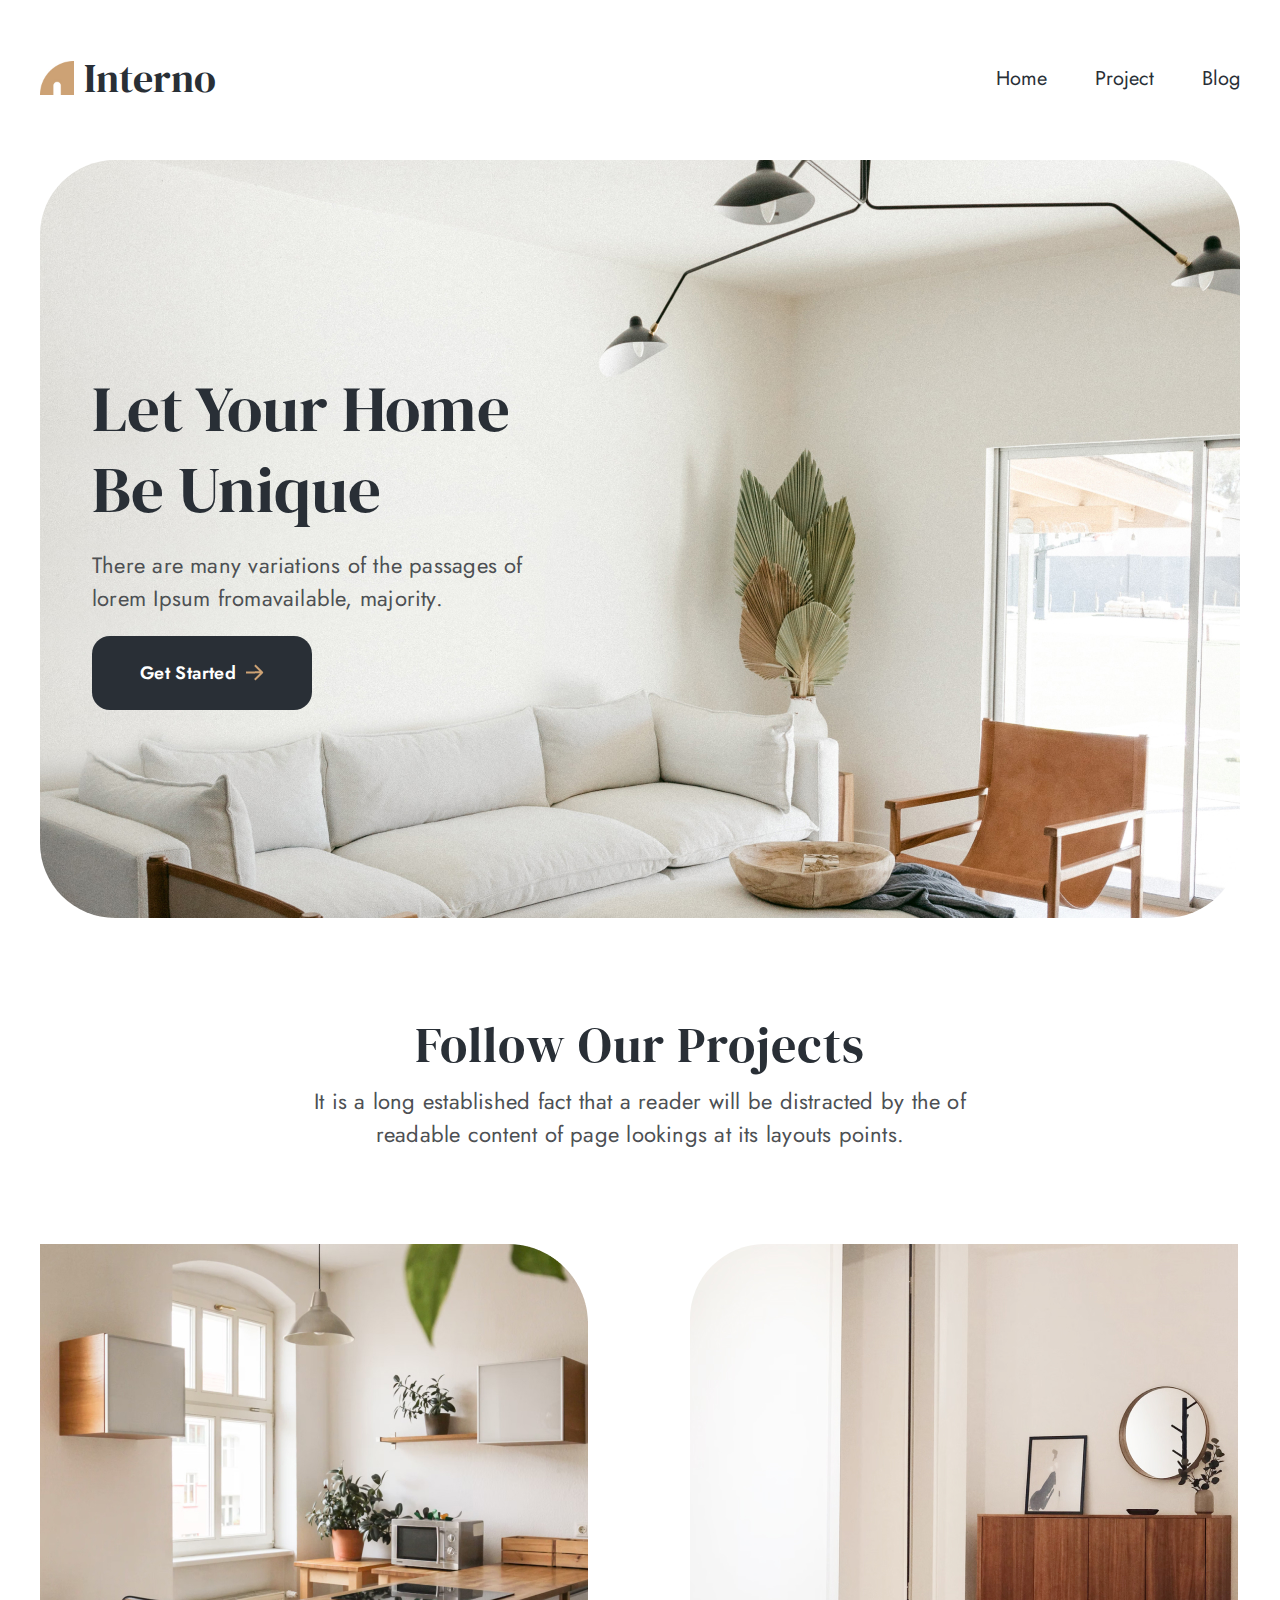
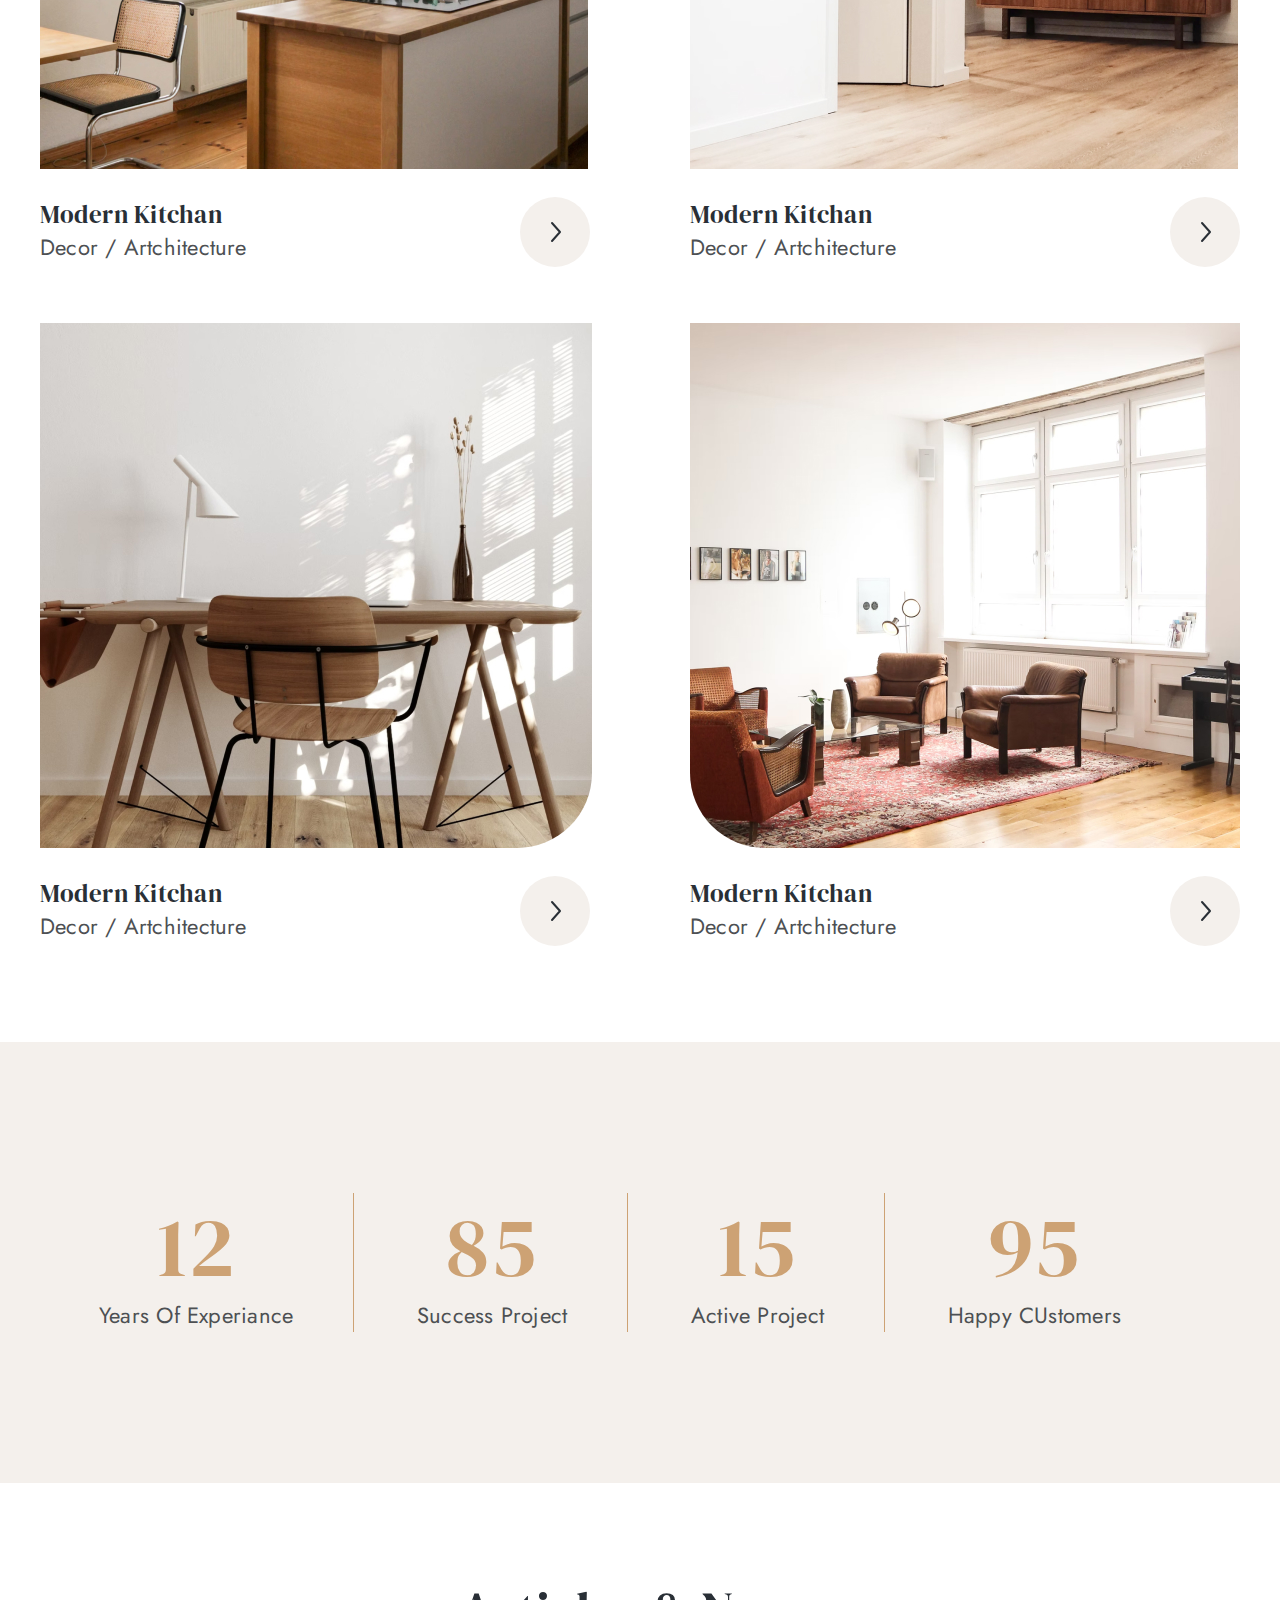
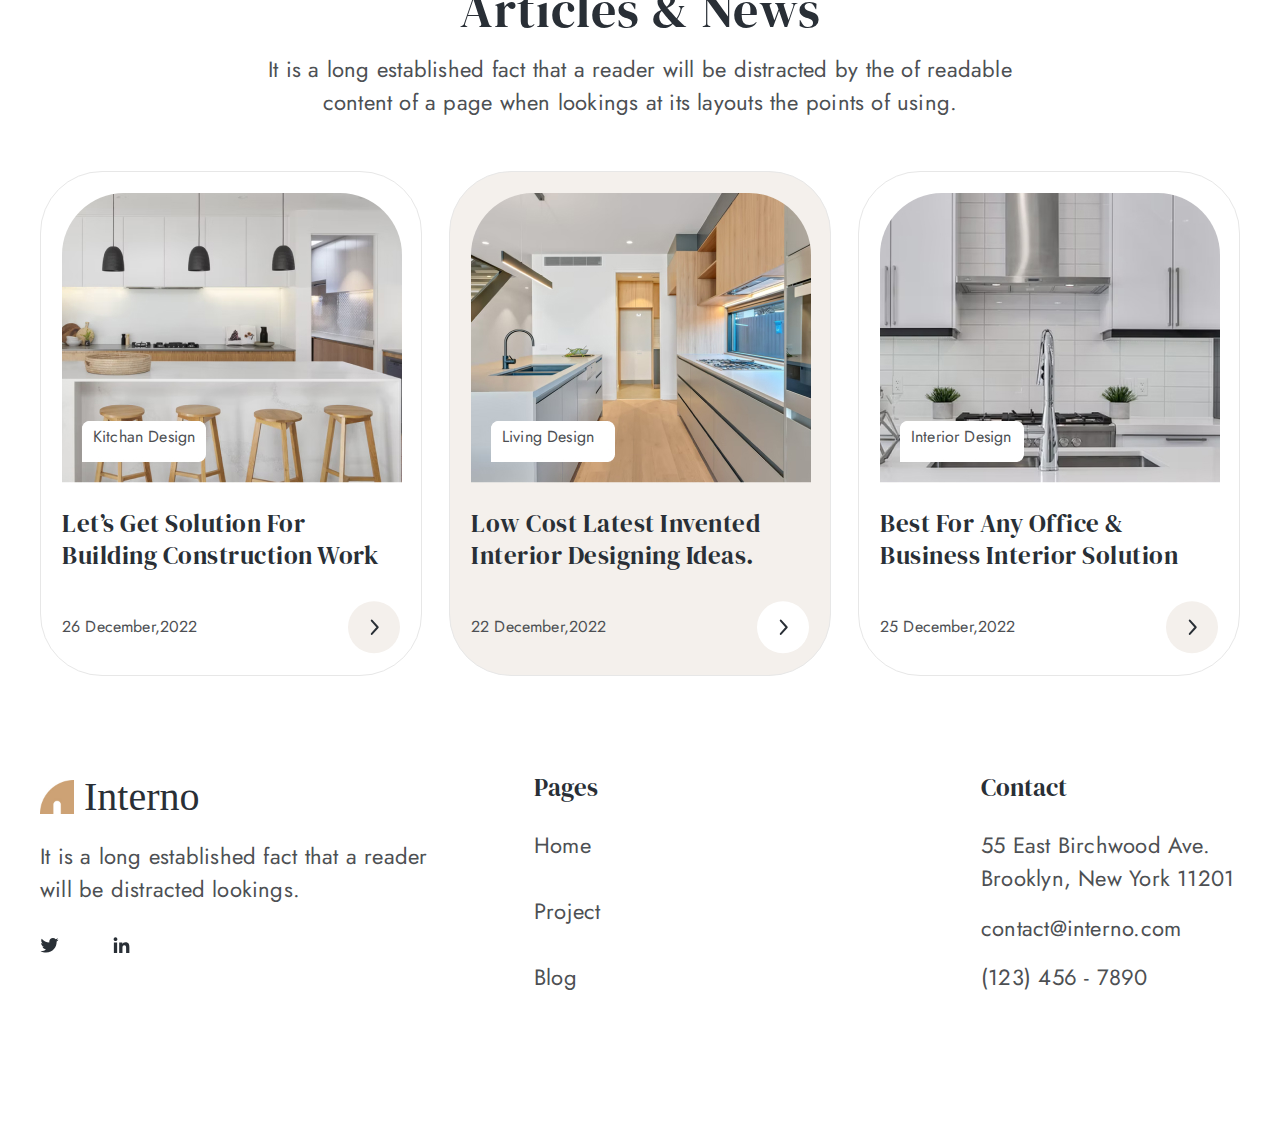
<file: Homework1/Index.html>
<!DOCTYPE html>
<html lang="en">
  <head>
    <meta charset="UTF-8" />
    <meta name="viewport" content="width=device-width, initial-scale=1.0" />
    <link rel="stylesheet" href="style.css">
    <link rel="preconnect" href="https://fonts.googleapis.com">
    <link rel="preconnect" href="https://fonts.gstatic.com" crossorigin>
    <link href="https://fonts.googleapis.com/css2?family=DM+Serif+Display:ital@1&family=Jost:ital@0;1&display=swap" rel="stylesheet">
  </head>
  <body>
    <header class="header center">
      <div class="header__logo">
        <img src="img/Logo.jpg" alt="logo" />
        <p class="logo__text">Interno</p>
      </div>
      <div class="header__menu">
        <a class="header__link" href="#">Home</a>
        <a class="header__link" href="#">Project</a>
        <a class="header__link" href="#">Blog</a>
      </div>
    </header>
    <section class="baner center">
      <div class="baner__wrap">
        <div class="baner__wrap-content">
          <h1 class="baner__title">Let Your Home Be Unique</h1>
          <p class="baner__text">
            There are many variations of the passages of lorem Ipsum
            fromavailable, majority.
          </p>
          <a href="#" class="baner__button">
            <div class="baner__button-text">
              <p>Get Started</p>
              <img src="./img/Vector.svg" alt="row_left" />
            </div>
          </a>
        </div>
      </div>
    </section>
    <section class="project center">
      <h2 class="project__title">Follow Our Projects</h2>
      <p class="project__text">
        It is a long established fact that a reader will be distracted by the of
        readable content of page lookings at its layouts points.
      </p>
      <div class="project__item-wrap">
        <div class="project__item">
          <img
            src="./img/image_item__1.jpg"
            alt="image 1"
            class="project__item-img-1"
          />
          <div class="project__item-content">
            <div class="project__text-wrap">
              <h2 class="project__item-title">Modern Kitchan</h2>
              <p class="project__item-text">Decor / Artchitecture</p>
            </div>
            <img src="./img/row_left__item.svg" alt="row_left__item" />
          </div>
        </div>
        <div class="project__item">
          <img
            src="./img/image_item__2.jpg"
            alt="image 2"
            class="project__item-img-2"
          />
          <div class="project__item-content">
            <div class="project__text-wrap">
              <h2 class="project__item-title">Modern Kitchan</h2>
              <p class="project__item-text">Decor / Artchitecture</p>
            </div>
            <img src="./img/row_left__item.svg" alt="row_left__item" />
          </div>
        </div>
        <div class="project__item">
          <img
            src="./img/image_item__3.jpg"
            alt="image 3"
            class="project__item-img-3"
          />
          <div class="project__item-content">
            <div class="project__text-wrap">
              <h2 class="project__item-title">Modern Kitchan</h2>
              <p class="project__item-text">Decor / Artchitecture</p>
            </div>
            <img src="./img/row_left__item.svg" alt="row_left__item" />
          </div>
        </div>
        <div class="project__item">
          <img
            src="./img/image_item__4.jpg"
            alt="image 4"
            class="project__item-img-4"
          />
          <div class="project__item-content">
            <div class="project__text-wrap">
              <h2 class="project__item-title">Modern Kitchan</h2>
              <p class="project__item-text">Decor / Artchitecture</p>
            </div>
            <img src="./img/row_left__item.svg" alt="row_left__item" />
          </div>
        </div>
      </div>
    </section>
    <section class="counter center">
      <div class="counter__wrap">
        <div class="counter__item">
          <h2 class="counter__item-title">12</h2>
          <p class="counter__item-text">Years Of Experiance</p>
        </div>
        <div class="counter__item">
          <h2 class="counter__item-title">85</h2>
          <p class="counter__item-text">Success Project</p>
        </div>
        <div class="counter__item">
          <h2 class="counter__item-title">15</h2>
          <p class="counter__item-text">Active Project</p>
        </div>
        <div class="counter__item">
          <h2 class="counter__item-title">95</h2>
          <p class="counter__item-text">Happy CUstomers</p>
        </div>
      </div>
    </section>
    <section class="blog center">
      <h2 class="blog__title">Articles & News</h2>
      <p class="blog__text">
        It is a long established fact that a reader will be distracted by the of
        readable content of a page when lookings at its layouts the points of
        using.
      </p>
      <div class="blog__items">
        <div class="blog__item">
          <div class="blog__item-image">
            <img src="img/blog1.jpg" alt="blog-image-1" />
            <p class="blog__img-text">Kitchan Design</p>
          </div>
          <h2 class="blog__item-title">
            Let’s Get Solution For Building Construction Work
          </h2>
          <div class="blog__wrap-text">
            <p class="blog__item-text">26 December,2022</p>
            <img src="img/row_left__blog.svg" alt="row_left_blog" />
          </div>
        </div>

        <div class="blog__item blog__item-select">
          <div class="blog__item-image">
            <img src="img/blog2.jpg" alt="blog-image-2" />
            <p class="blog__img-text">Living Design</p>
          </div>
          <h2 class="blog__item-title">
            Low Cost Latest Invented Interior Designing Ideas.
          </h2>
          <div class="blog__wrap-text">
            <p class="blog__item-text">22 December,2022</p>
            <img src="img/row_left__blog2.svg" alt="row_left_blog" />
          </div>
        </div>

        <div class="blog__item">
          <div class="blog__item-image">
            <img src="img/blog3.jpg" alt="blog-image-3" />
            <p class="blog__img-text">Interior Design</p>
          </div>
          <h2 class="blog__item-title">
            Best For Any Office & Business Interior Solution
          </h2>
          <div class="blog__wrap-text">
            <p class="blog__item-text">25 December,2022</p>
            <img src="img/row_left__blog.svg" alt="row_left_blog" />
          </div>
        </div>
      </div>
    </section>
    <footer class="footer center">
      <div class="footer__logo">
        <div class="header__logo">
          <img src="img/Logo.jpg" alt="logo" />
          <p class="logo__text">Interno</p>
        </div>
        <p class="footer__logo-text">
          It is a long established fact that a reader will be distracted
          lookings.
        </p>
        <div class="footer__logo-icon">
          <svg
            width="19"
            height="16"
            viewBox="0 0 19 16"
            fill="none"
            xmlns="http://www.w3.org/2000/svg"
          >
            <path
              d="M16.6367 4.59375C17.3398 4.06641 17.9727 3.43359 18.4648 2.69531C17.832 2.97656 17.0938 3.1875 16.3555 3.25781C17.1289 2.80078 17.6914 2.09766 17.9727 1.21875C17.2695 1.64062 16.4609 1.95703 15.6523 2.13281C14.9492 1.39453 14 0.972656 12.9453 0.972656C10.9062 0.972656 9.25391 2.625 9.25391 4.66406C9.25391 4.94531 9.28906 5.22656 9.35938 5.50781C6.30078 5.33203 3.55859 3.85547 1.73047 1.64062C1.41406 2.16797 1.23828 2.80078 1.23828 3.50391C1.23828 4.76953 1.87109 5.89453 2.89062 6.5625C2.29297 6.52734 1.69531 6.38672 1.20312 6.10547V6.14062C1.20312 7.93359 2.46875 9.41016 4.15625 9.76172C3.875 9.83203 3.52344 9.90234 3.20703 9.90234C2.96094 9.90234 2.75 9.86719 2.50391 9.83203C2.96094 11.3086 4.33203 12.3633 5.94922 12.3984C4.68359 13.3828 3.10156 13.9805 1.37891 13.9805C1.0625 13.9805 0.78125 13.9453 0.5 13.9102C2.11719 14.9648 4.05078 15.5625 6.16016 15.5625C12.9453 15.5625 16.6367 9.97266 16.6367 5.08594C16.6367 4.91016 16.6367 4.76953 16.6367 4.59375Z"
              fill="#292F36"
            />
          </svg>
          <svg
            width="17"
            height="16"
            viewBox="0 0 17 16"
            fill="none"
            xmlns="http://www.w3.org/2000/svg"
          >
            <path
              d="M4.14062 16V5.48828H0.871094V16H4.14062ZM2.48828 4.08203C3.54297 4.08203 4.38672 3.20312 4.38672 2.14844C4.38672 1.12891 3.54297 0.285156 2.48828 0.285156C1.46875 0.285156 0.625 1.12891 0.625 2.14844C0.625 3.20312 1.46875 4.08203 2.48828 4.08203ZM16.3398 16H16.375V10.2344C16.375 7.42188 15.7422 5.24219 12.4375 5.24219C10.8555 5.24219 9.80078 6.12109 9.34375 6.92969H9.30859V5.48828H6.17969V16H9.44922V10.7969C9.44922 9.42578 9.69531 8.125 11.3828 8.125C13.0703 8.125 13.1055 9.67188 13.1055 10.9023V16H16.3398Z"
              fill="#292F36"
            />
          </svg>
        </div>
      </div>
      <div class="footer__menu">
        <p class="footer__menu-title">Pages</p>
        <a class="footer__menu-link" href="#">Home</a>
        <a class="footer__menu-link" href="#">Project</a>
        <a class="footer__menu-link" href="#">Blog</a>
      </div>
      <div class="footer__services"></div>
      <div class="footer__contact">
        <p class="footer__contact-title">Contact</p>
        <p class="footer__contact-text">
          55 East Birchwood Ave. Brooklyn, New York 11201
        </p>
        <p class="footer__contact-text-email">contact@interno.com</p>
        <p class="footer__contact-text">(123) 456 - 7890</p>
      </div>
    </footer>
  </body>
</html>
</file>
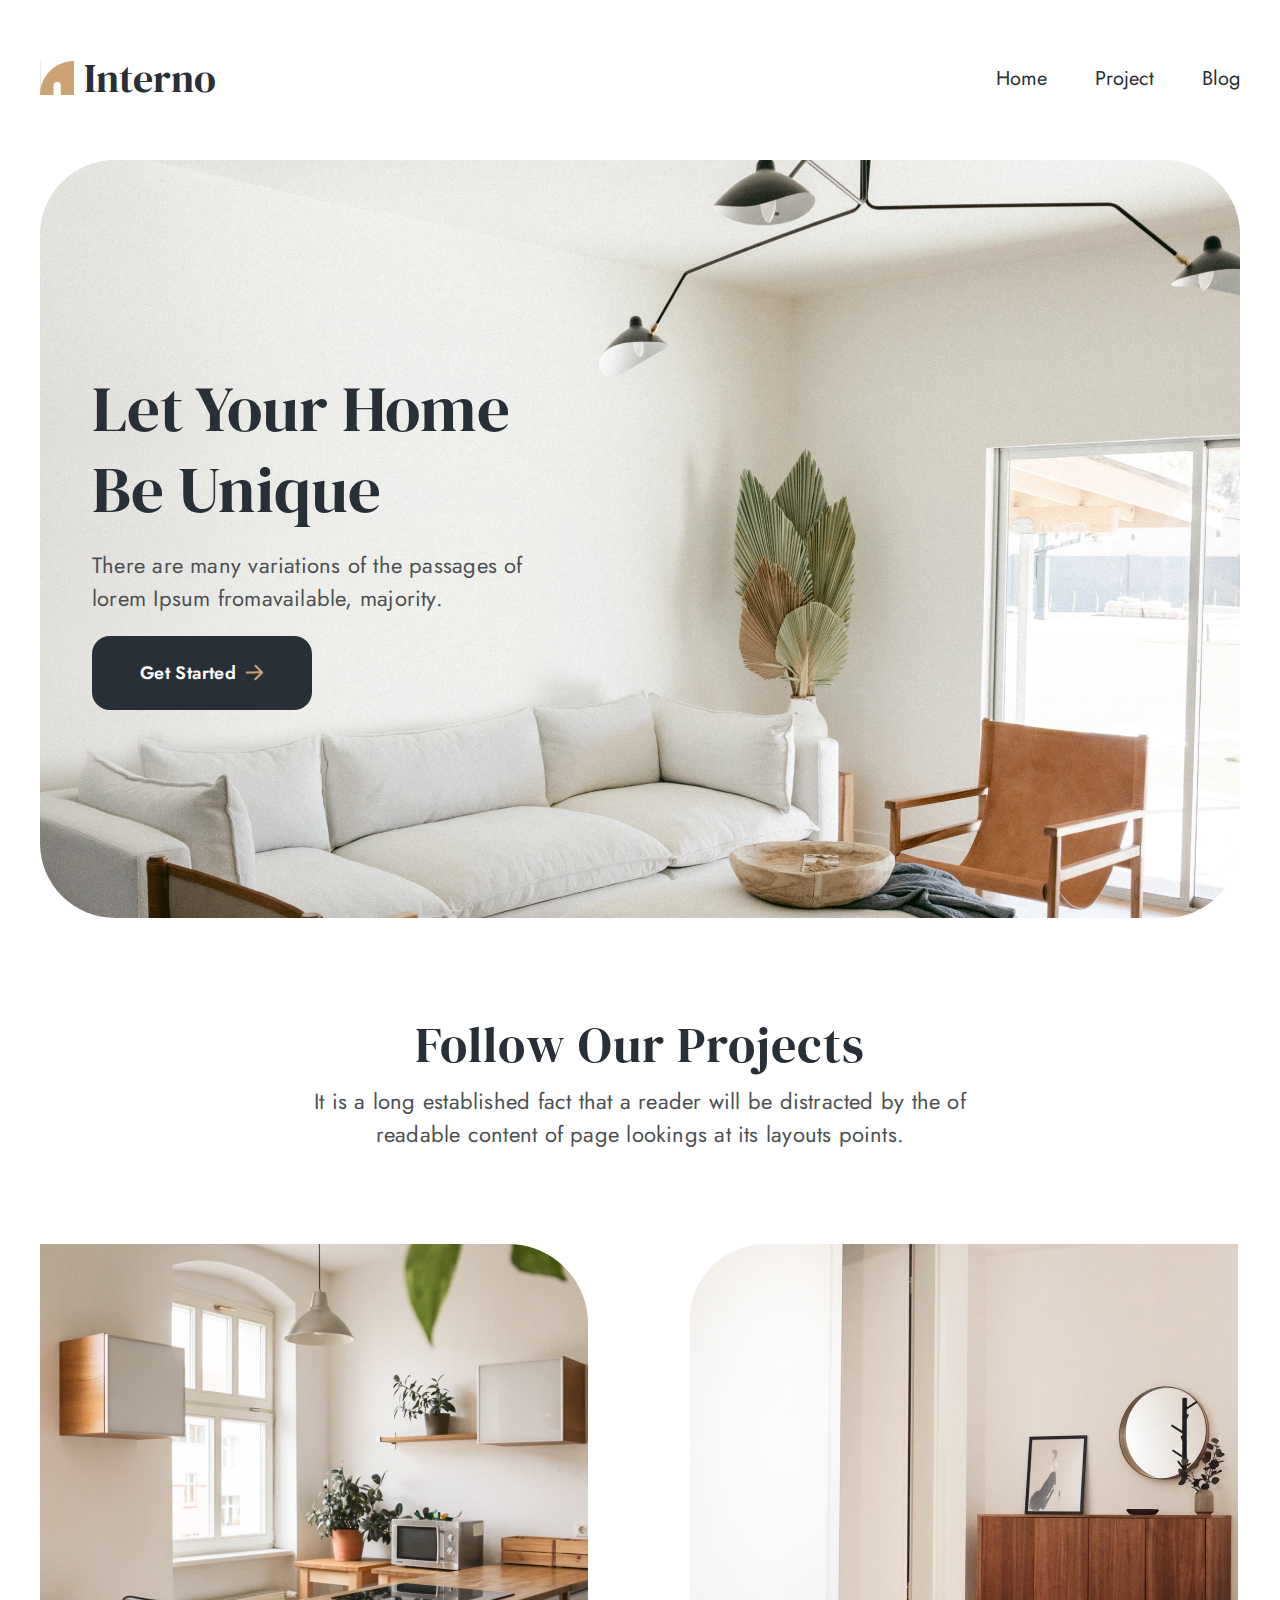
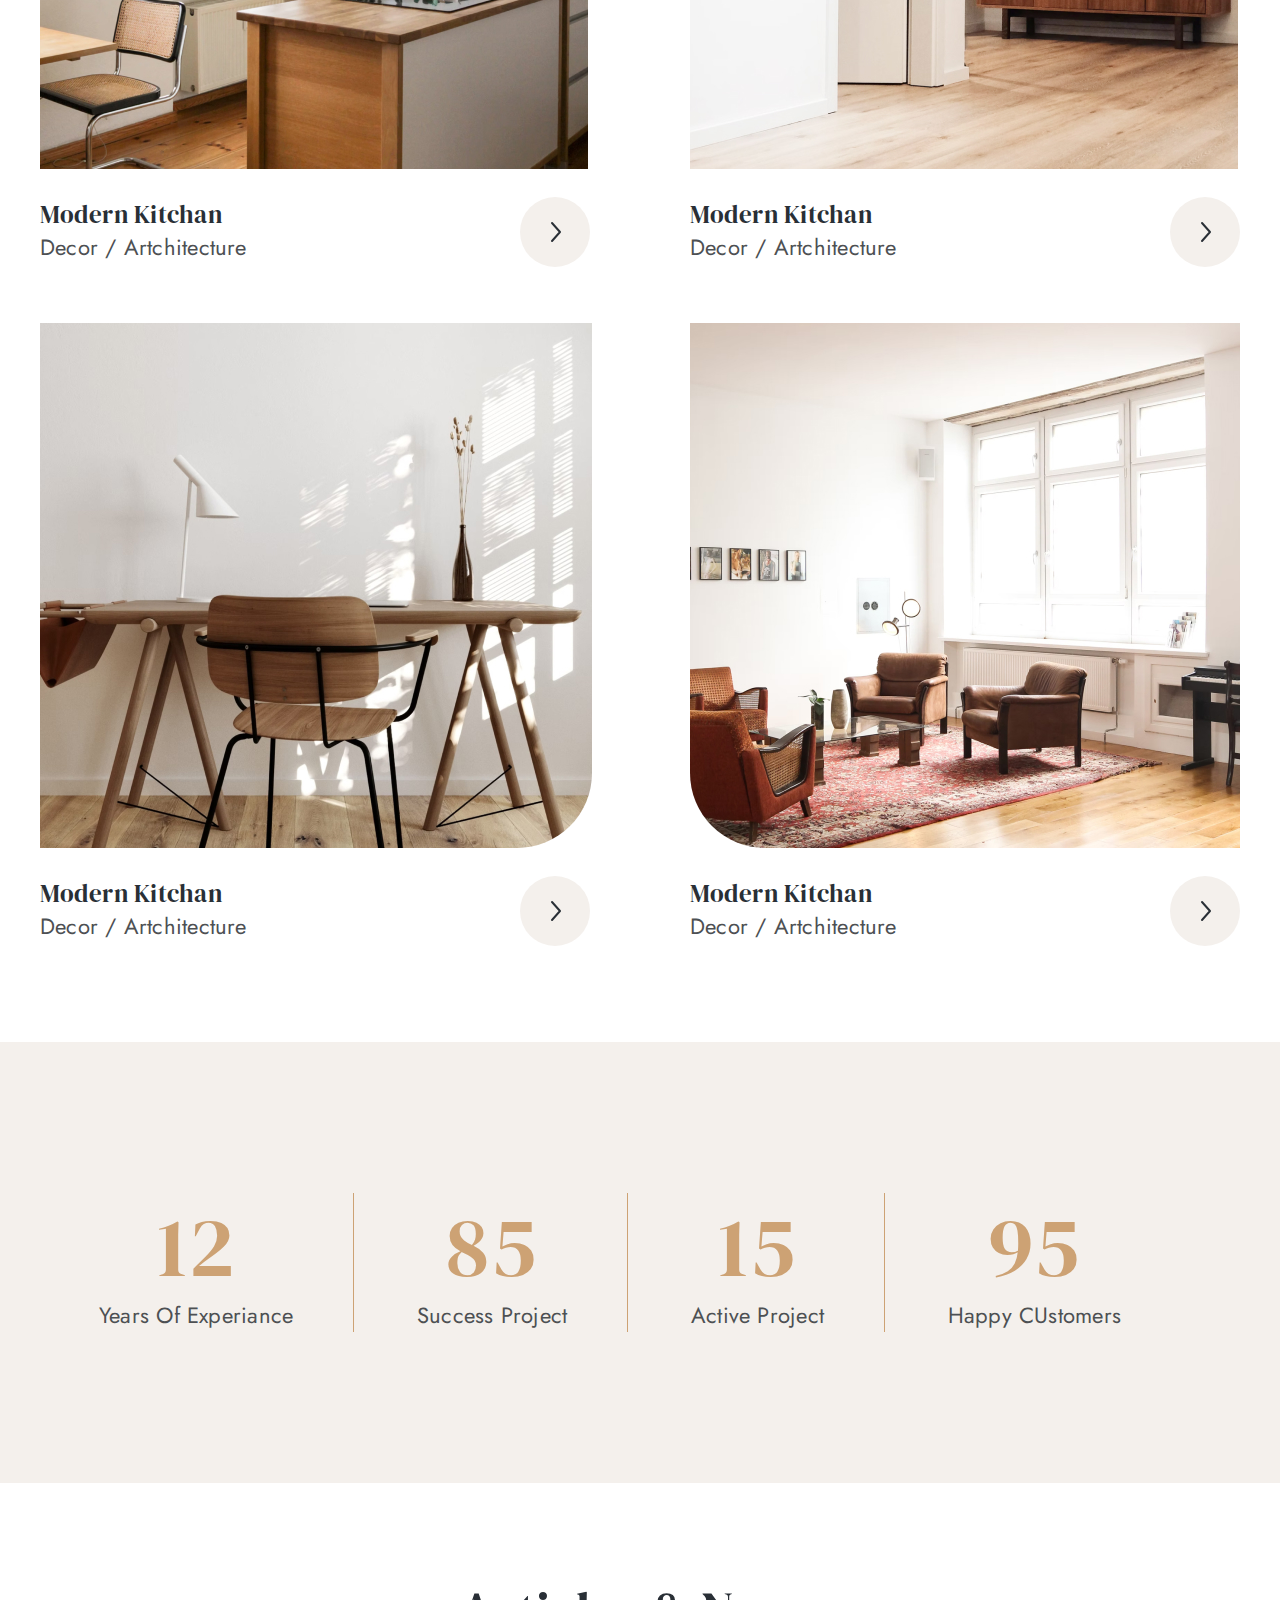
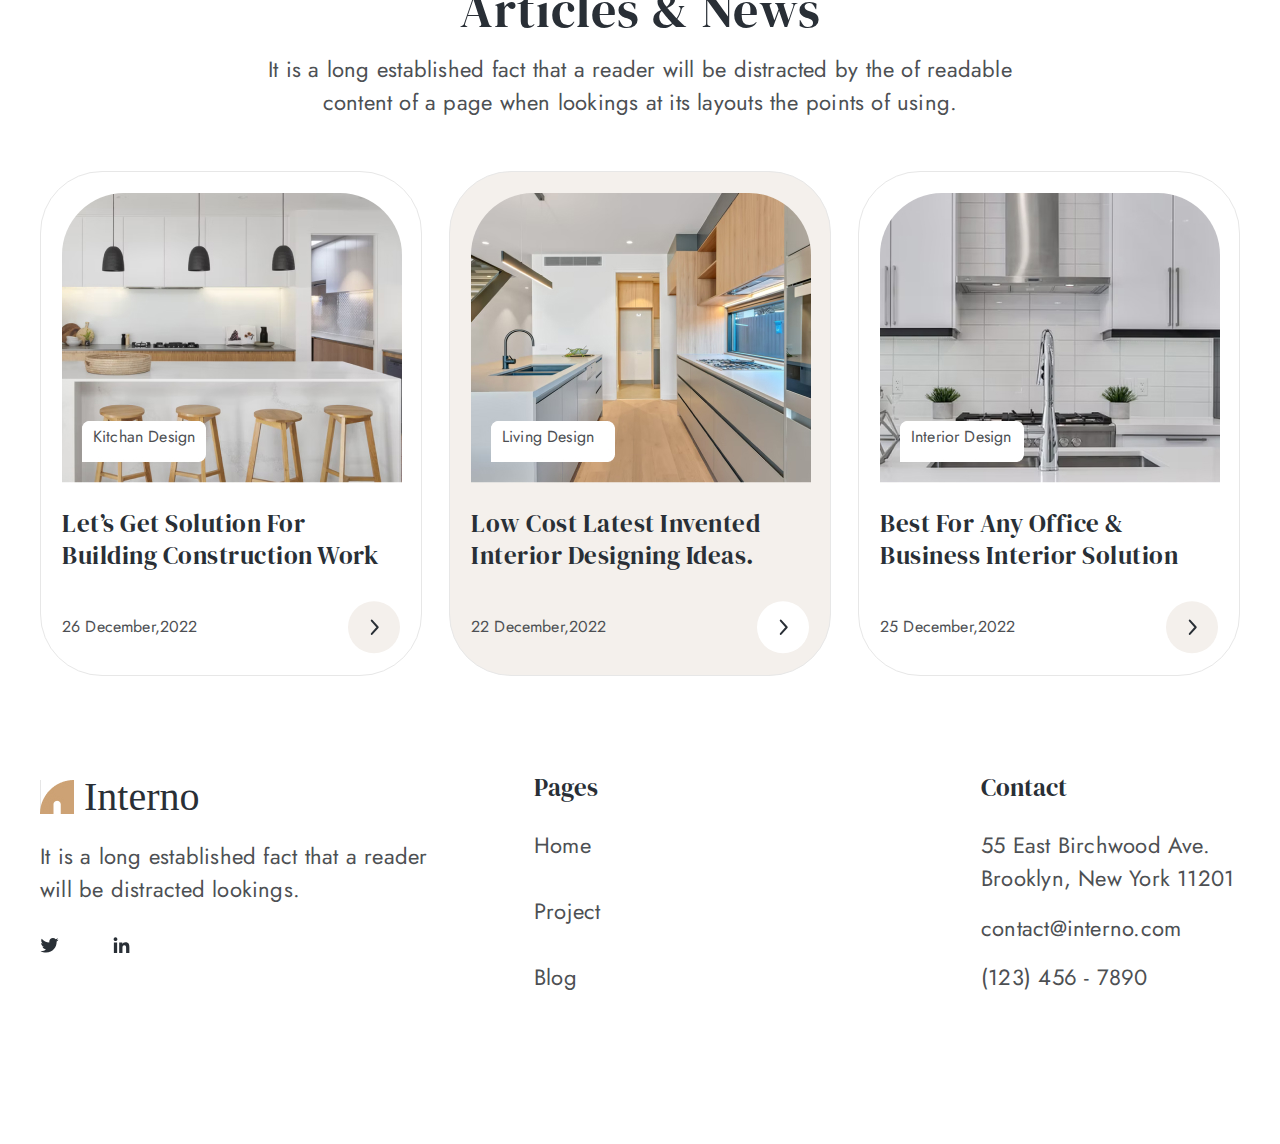
<file: Homework2/Index.html>
<!DOCTYPE html>
<html lang="en">
  <head>
    <meta charset="UTF-8" />
    <meta name="viewport" content="width=device-width, initial-scale=1.0" />
    <title>Interior Design Website</title>
    <link rel="stylesheet" href="css/style.css" />
    <link rel="preconnect" href="https://fonts.googleapis.com" />
    <link rel="preconnect" href="https://fonts.gstatic.com" crossorigin />
    <link
      href="https://fonts.googleapis.com/css2?family=DM+Serif+Display:ital@1&family=Jost:ital@0;1&display=swap"
      rel="stylesheet"
    />
  </head>
  <body>
    <header class="header center">
      <div class="header__logo">
        <img src="img/Logo.jpg" alt="logo" />
        <p class="logo__text">Interno</p>
      </div>
      <div class="header__menu">
        <a class="header__link" href="#">Home</a>
        <a class="header__link" href="#">Project</a>
        <a class="header__link" href="blog.html">Blog</a>
      </div>
    </header>
    <section class="baner center">
      <div class="baner__wrap">
        <div class="baner__wrap-content">
          <h1 class="baner__title">Let Your Home Be Unique</h1>
          <p class="baner__text">
            There are many variations of the passages of lorem Ipsum
            fromavailable, majority.
          </p>
          <a href="#" class="baner__button">
            <div class="baner__button-text">
              <p>Get Started</p>
              <img src="./img/Vector.svg" alt="row_left" />
            </div>
          </a>
        </div>
      </div>
    </section>
    <section class="project center">
      <h2 class="project__title">Follow Our Projects</h2>
      <p class="project__text">
        It is a long established fact that a reader will be distracted by the of
        readable content of page lookings at its layouts points.
      </p>
      <div class="project__item-wrap">
        <div class="project__item">
          <img
            src="./img/image_item__1.jpg"
            alt="image 1"
            class="project__item-img-1"
          />
          <div class="project__item-content">
            <div class="project__text-wrap">
              <h2 class="project__item-title">Modern Kitchan</h2>
              <p class="project__item-text">Decor / Artchitecture</p>
            </div>
            <img src="./img/row_left__item.svg" alt="row_left__item" />
          </div>
        </div>
        <div class="project__item">
          <img
            src="./img/image_item__2.jpg"
            alt="image 2"
            class="project__item-img-2"
          />
          <div class="project__item-content">
            <div class="project__text-wrap">
              <h2 class="project__item-title">Modern Kitchan</h2>
              <p class="project__item-text">Decor / Artchitecture</p>
            </div>
            <img src="./img/row_left__item.svg" alt="row_left__item" />
          </div>
        </div>
        <div class="project__item">
          <img
            src="./img/image_item__3.jpg"
            alt="image 3"
            class="project__item-img-3"
          />
          <div class="project__item-content">
            <div class="project__text-wrap">
              <h2 class="project__item-title">Modern Kitchan</h2>
              <p class="project__item-text">Decor / Artchitecture</p>
            </div>
            <img src="./img/row_left__item.svg" alt="row_left__item" />
          </div>
        </div>
        <div class="project__item">
          <img
            src="./img/image_item__4.jpg"
            alt="image 4"
            class="project__item-img-4"
          />
          <div class="project__item-content">
            <div class="project__text-wrap">
              <h2 class="project__item-title">Modern Kitchan</h2>
              <p class="project__item-text">Decor / Artchitecture</p>
            </div>
            <img src="./img/row_left__item.svg" alt="row_left__item" />
          </div>
        </div>
      </div>
    </section>
    <section class="counter center">
      <div class="counter__wrap">
        <div class="counter__item">
          <h2 class="counter__item-title">12</h2>
          <p class="counter__item-text">Years Of Experiance</p>
        </div>
        <div class="counter__item">
          <h2 class="counter__item-title">85</h2>
          <p class="counter__item-text">Success Project</p>
        </div>
        <div class="counter__item">
          <h2 class="counter__item-title">15</h2>
          <p class="counter__item-text">Active Project</p>
        </div>
        <div class="counter__item">
          <h2 class="counter__item-title">95</h2>
          <p class="counter__item-text">Happy CUstomers</p>
        </div>
      </div>
    </section>
    <section class="blog center">
      <h2 class="blog__title">Articles & News</h2>
      <p class="blog__text">
        It is a long established fact that a reader will be distracted by the of
        readable content of a page when lookings at its layouts the points of
        using.
      </p>
      <div class="blog__items">
        <div class="blog__item">
          <div class="blog__item-image">
            <img src="img/blog1.jpg" alt="blog-image-1" />
            <p class="blog__img-text">Kitchan Design</p>
          </div>
          <h2 class="blog__item-title">
            Let’s Get Solution For Building Construction Work
          </h2>
          <div class="blog__wrap-text">
            <p class="blog__item-text">26 December,2022</p>
            <img src="img/row_left__blog.svg" alt="row_left_blog" />
          </div>
        </div>

        <div class="blog__item blog__item-select">
          <div class="blog__item-image">
            <img src="img/blog2.jpg" alt="blog-image-2" />
            <p class="blog__img-text">Living Design</p>
          </div>
          <h2 class="blog__item-title">
            Low Cost Latest Invented Interior Designing Ideas.
          </h2>
          <div class="blog__wrap-text">
            <p class="blog__item-text">22 December,2022</p>
            <img src="img/row_left__blog2.svg" alt="row_left_blog" />
          </div>
        </div>

        <div class="blog__item">
          <div class="blog__item-image">
            <img src="img/blog3.jpg" alt="blog-image-3" />
            <p class="blog__img-text">Interior Design</p>
          </div>
          <h2 class="blog__item-title">
            Best For Any Office & Business Interior Solution
          </h2>
          <div class="blog__wrap-text">
            <p class="blog__item-text">25 December,2022</p>
            <img src="img/row_left__blog.svg" alt="row_left_blog" />
          </div>
        </div>
      </div>
    </section>
    <footer class="footer center">
      <div class="footer__logo">
        <div class="header__logo">
          <img src="img/Logo.jpg" alt="logo" />
          <p class="logo__text">Interno</p>
        </div>
        <p class="footer__logo-text">
          It is a long established fact that a reader will be distracted
          lookings.
        </p>
        <div class="footer__logo-icon">
          <svg
            width="19"
            height="16"
            viewBox="0 0 19 16"
            fill="none"
            xmlns="http://www.w3.org/2000/svg"
          >
            <path
              d="M16.6367 4.59375C17.3398 4.06641 17.9727 3.43359 18.4648 2.69531C17.832 2.97656 17.0938 3.1875 16.3555 3.25781C17.1289 2.80078 17.6914 2.09766 17.9727 1.21875C17.2695 1.64062 16.4609 1.95703 15.6523 2.13281C14.9492 1.39453 14 0.972656 12.9453 0.972656C10.9062 0.972656 9.25391 2.625 9.25391 4.66406C9.25391 4.94531 9.28906 5.22656 9.35938 5.50781C6.30078 5.33203 3.55859 3.85547 1.73047 1.64062C1.41406 2.16797 1.23828 2.80078 1.23828 3.50391C1.23828 4.76953 1.87109 5.89453 2.89062 6.5625C2.29297 6.52734 1.69531 6.38672 1.20312 6.10547V6.14062C1.20312 7.93359 2.46875 9.41016 4.15625 9.76172C3.875 9.83203 3.52344 9.90234 3.20703 9.90234C2.96094 9.90234 2.75 9.86719 2.50391 9.83203C2.96094 11.3086 4.33203 12.3633 5.94922 12.3984C4.68359 13.3828 3.10156 13.9805 1.37891 13.9805C1.0625 13.9805 0.78125 13.9453 0.5 13.9102C2.11719 14.9648 4.05078 15.5625 6.16016 15.5625C12.9453 15.5625 16.6367 9.97266 16.6367 5.08594C16.6367 4.91016 16.6367 4.76953 16.6367 4.59375Z"
              fill="#292F36"
            />
          </svg>
          <svg
            width="17"
            height="16"
            viewBox="0 0 17 16"
            fill="none"
            xmlns="http://www.w3.org/2000/svg"
          >
            <path
              d="M4.14062 16V5.48828H0.871094V16H4.14062ZM2.48828 4.08203C3.54297 4.08203 4.38672 3.20312 4.38672 2.14844C4.38672 1.12891 3.54297 0.285156 2.48828 0.285156C1.46875 0.285156 0.625 1.12891 0.625 2.14844C0.625 3.20312 1.46875 4.08203 2.48828 4.08203ZM16.3398 16H16.375V10.2344C16.375 7.42188 15.7422 5.24219 12.4375 5.24219C10.8555 5.24219 9.80078 6.12109 9.34375 6.92969H9.30859V5.48828H6.17969V16H9.44922V10.7969C9.44922 9.42578 9.69531 8.125 11.3828 8.125C13.0703 8.125 13.1055 9.67188 13.1055 10.9023V16H16.3398Z"
              fill="#292F36"
            />
          </svg>
        </div>
      </div>
      <div class="footer__menu">
        <p class="footer__menu-title">Pages</p>
        <a class="footer__menu-link" href="#">Home</a>
        <a class="footer__menu-link" href="#">Project</a>
        <a class="footer__menu-link" href="#">Blog</a>
      </div>
      <div class="footer__services"></div>
      <div class="footer__contact">
        <p class="footer__contact-title">Contact</p>
        <p class="footer__contact-text">
          55 East Birchwood Ave. Brooklyn, New York 11201
        </p>
        <p class="footer__contact-text-email">contact@interno.com</p>
        <p class="footer__contact-text">(123) 456 - 7890</p>
      </div>
    </footer>
  </body>
</html>
</file>
<file: Homework1/style.css>
* {
  margin: 0;
  padding: 0;
}

a {
  text-decoration: none;
}

.center {
  padding-left: calc(50% - 600px);
  padding-right: calc(50% - 600px);
}

.header {
  margin-top: 53px;
  margin-bottom: 57px;
  font-family: DM Serif Display;
  display: flex;
  flex-direction: row;
  align-items: center;
  justify-content: space-between;
}

.header__logo {
  display: flex;
  flex-wrap: nowrap;
  flex-direction: row;
  align-items: center;
  gap: 10px;
}

.header__logo img {
  width: 34px;
  height: 34px;
}

.header__logo p {
  font-size: 40px;
  font-style: normal;
  font-weight: 400;
  line-height: 125%;
  color: #292f36;
}

.header__menu {
  text-align: center;
  font-family: Jost;
  font-size: 20px;
  font-style: normal;
  font-weight: 400;
  line-height: 125%;
  display: flex;
  gap: 48px;
}

.header__link {
  color: #292f36;
}

.baner__wrap {
  height: 758px;
  background-image: url("./img/Header_photo.jpg");
  background-repeat: no-repeat;
  border-radius: 75px;
}

.baner__wrap-content {
  padding: 208px 715px 0 52px;
}

.baner__title {
  margin-bottom: 18px;
  color: #292f36;
  font-family: DM Serif Display;
  font-size: 65px;
  font-style: normal;
  font-weight: 400;
  line-height: 125%;
}

.baner__text {
  color: #4d5053;
  font-family: Jost;
  font-size: 22px;
  font-style: normal;
  font-weight: 400;
  line-height: 150%;
  letter-spacing: 0.22px;
  margin-bottom: 21px;
}

.baner__button-text {
  width: 220px;
  padding: 26px 0;
  background-color: #292f36;
  border-radius: 18px;
  display: flex;
  gap: 10px;
  flex-direction: row;
  flex-wrap: nowrap;
  justify-content: center;
  align-items: center;
}

.baner__button-text p {
  color: #fff;
  font-family: Jost;
  font-size: 18px;
  font-style: normal;
  font-weight: 600;
  line-height: 125%;
  letter-spacing: 0.36px;
}

.project {
  margin-top: 96px;
  margin-bottom: 96px;
}

.project__title {
  margin-bottom: 8px;
  color: #292f36;
  text-align: center;
  font-family: DM Serif Display;
  font-size: 50px;
  font-style: normal;
  font-weight: 400;
  line-height: 125%;
  letter-spacing: 1px;
}

.project__text {
  padding-left: 231.5px;
  padding-right: 231.5px;
  color: #4d5053;
  text-align: center;
  font-family: Jost;
  font-size: 22px;
  font-style: normal;
  font-weight: 400;
  line-height: 150%;
  letter-spacing: 0.22px;
}

.project__item-wrap {
  margin-top: 93px;
  display: grid;
  -moz-column-gap: 100px;
  column-gap: 100px;
  row-gap: 56px;
  grid-template-columns: repeat(2, 550px);
}

.project__item-img-1 {
  border-top-right-radius: 75px;
}

.project__item-img-2 {
  border-top-left-radius: 75px;
}

.project__item-img-3 {
  border-bottom-right-radius: 75px;
}

.project__item-img-4 {
  border-bottom-left-radius: 75px;
}

.project__item-content {
  margin-top: 24px;
  display: flex;
  justify-content: space-between;
  align-items: center;
}

.project__item-title {
  color: #292f36;
  font-family: DM Serif Display;
  font-size: 25px;
  font-style: normal;
  font-weight: 400;
  line-height: 125%;
  letter-spacing: 0.5px;
}

.project__item-text {
  color: #4d5053;
  font-family: Jost;
  font-size: 22px;
  font-style: normal;
  font-weight: 400;
  line-height: 150%;
  letter-spacing: 0.22px;
}

.counter {
  padding-top: 151px;
  padding-bottom: 151px;
  background-color: #f4f0ec;
}

.counter__wrap {
  padding-left: 59px;
  padding-right: 59px;
}

.counter__wrap {
  display: flex;
  justify-content: space-between;
  flex-wrap: wrap;
}

.counter__item {
  text-align: center;
  display: flex;
  row-gap: 16px;
  flex-direction: column;
}

.counter__item {
  display: inline-block;
  border-right: 1px solid #cda274;
  padding-right: 60px;
}

.counter__item:last-child {
  border-right: none;
}

.counter__item-title {
  color: #cda274;
  font-family: "DM Serif Display";
  font-size: 85px;
  font-style: normal;
  font-weight: 400;
  line-height: 125%;
  letter-spacing: 1.7px;
}

.counter__item-text {
  color: #4d5053;
  font-family: "Jost";
  font-size: 22px;
  font-style: normal;
  font-weight: 400;
  line-height: 150%;
  letter-spacing: 0.22px;
}

.blog {
  margin-top: 96px;
  margin-bottom: 96px;
}

.blog__title {
  margin-bottom: 12px;
  color: #292f36;
  text-align: center;
  font-family: DM Serif Display;
  font-size: 50px;
  font-style: normal;
  font-weight: 400;
  line-height: 125%;
  letter-spacing: 1px;
}

.blog__text {
  padding-left: 194.5px;
  padding-right: 194.5px;
  margin-bottom: 52px;
  color: #4d5053;
  text-align: center;
  font-family: Jost;
  font-size: 22px;
  font-style: normal;
  font-weight: 400;
  line-height: 150%;
  letter-spacing: 0.22px;
}

.blog__items {
  display: grid;
  grid-template-columns: repeat(3, 382px);
  gap: 27px;
}

.blog__item {
  border: 1px solid #e7e7e7;
  border-radius: 62px;
  padding: 21px;
}

.blog__item-select {
  background: #f4f0ec;
}

.blog__item-image {
  position: relative;
}

.blog__item-image img {
  border-top-left-radius: 62px;
  border-top-right-radius: 62px;
  margin-bottom: 21px;
}

.blog__item-image p {
  position: absolute;
  top: 228px;
  left: 20px;
  border-radius: 8px 8px 8px 0px;
  background: #fff;
  padding: 4px 10px 8px 11px;
  color: #4d5053;
  font-family: Jost;
  font-size: 16px;
  font-style: normal;
  font-weight: 400;
  line-height: 150%;
  letter-spacing: 0.16px;
  text-transform: capitalize;
}

.blog__item-title {
  margin-bottom: 30px;
  color: #292f36;
  font-family: DM Serif Display;
  font-size: 25px;
  font-style: normal;
  font-weight: 400;
  line-height: 125%;
  letter-spacing: 0.5px;
}

.blog__wrap-text {
  display: flex;
  flex-wrap: nowrap;
  flex-direction: row;
  justify-content: space-between;
  align-items: center;
}

.blog__item-text {
  color: #4d5053;
  font-family: Jost;
  font-size: 16px;
  font-style: normal;
  font-weight: 400;
  line-height: 150%;
  letter-spacing: 0.16px;
  text-transform: capitalize;
}

.footer {
  margin-top: 96px;
  padding-bottom: 134px;
  display: flex;
  gap: 101px;
}

.footer__logo {
  width: 393px;
}

.footer__logo-text {
  margin-top: 18px;
  margin-bottom: 31px;
  color: #4d5053;
  font-family: Jost;
  font-size: 22px;
  font-style: normal;
  font-weight: 400;
  line-height: 150%;
  letter-spacing: 0.22px;
}

.footer__logo-icon {
  display: flex;
  gap: 54px;
}

.footer__menu {
  width: 125px;
  display: flex;
  flex-direction: column;
}

.footer__menu-title {
  margin-bottom: 9px;
  color: #292f36;
  font-family: DM Serif Display;
  font-size: 25px;
  font-style: normal;
  font-weight: 400;
  line-height: 125%;
}

.footer__menu-link {
  color: #4d5053;
  font-family: Jost;
  font-size: 22px;
  font-style: normal;
  font-weight: 400;
  line-height: 300%;
  letter-spacing: 0.22px;
}

.footer__services {
  width: 120px;
}

.footer__contact {
  width: 258px;
}

.footer__contact-title {
  margin-bottom: 26px;
  color: #292f36;
  font-family: DM Serif Display;
  font-size: 25px;
  font-style: normal;
  font-weight: 400;
  line-height: 125%;
}

.footer__contact-text {
  color: #4d5053;
  font-family: Jost;
  font-size: 22px;
  font-style: normal;
  font-weight: 400;
  line-height: 150%;
  letter-spacing: 0.22px;
}

.footer__contact-text-email {
  color: #4d5053;
  font-family: Jost;
  font-size: 22px;
  font-style: normal;
  font-weight: 400;
  letter-spacing: 0.22px;
  line-height: 300%;
}

/*# sourceMappingURL=style.css.map */
</file>
<file: Homework2/css/style.css>
.banner {
  background-image: url("../img/baner.jpg");
  height: 356px;
  display: flex;
  justify-content: center;
  align-items: flex-end;
}

.banner__intro {
  text-align: center;
  background: #fff;
  padding: 41px 78px;
  border-top-left-radius: 37px;
  border-top-right-radius: 37px;
}

.banner__intro-title {
  color: #292f36;
  font-family: DM Serif Display;
  font-size: 50px;
  font-style: normal;
  font-weight: 400;
  line-height: 125%;
}

.banner__intro-text {
  color: #4d5053;
  font-family: Jost;
  font-size: 22px;
  font-style: normal;
  font-weight: 400;
  line-height: 150%;
  letter-spacing: 0.22px;
}

.latest-post__title {
  margin-top: 200px;
  margin-bottom: 27px;
  color: #292f36;
  font-family: DM Serif Display;
  font-size: 50px;
  font-style: normal;
  font-weight: 400;
  line-height: 125%;
  letter-spacing: 1px;
}

.latest-post__wrap {
  border: 1px solid #e7e7e7;
  display: flex;
  gap: 62px;
  padding: 22px;
  border-radius: 62px;
  align-items: center;
}

.latest-post__img {
  border-radius: 50px;
}

.latest-post__content {
  width: 489px;
}

.latest-post__content-title {
  margin-bottom: 22px;
  color: #292f36;
  font-family: DM Serif Display;
  font-size: 25px;
  font-style: normal;
  font-weight: 400;
  line-height: 125%;
  letter-spacing: 0.5px;
}

.latest-post__content-text {
  margin-bottom: 41px;
  color: #4d5053;
  font-family: Jost;
  font-size: 22px;
  font-style: normal;
  font-weight: 400;
  line-height: 150%;
  letter-spacing: 0.22px;
}

.latest-post__content-wrap {
  display: flex;
  justify-content: space-between;
  align-items: center;
  flex-wrap: nowrap;
}

.latest-post__content-data {
  color: #4d5053;
  font-family: Jost;
  font-size: 16px;
  font-style: normal;
  font-weight: 400;
  line-height: 150%;
  letter-spacing: 0.16px;
  text-transform: capitalize;
}

.count__page {
  margin-top: 51px;
  margin-bottom: 200px;
  display: flex;
  justify-content: center;
}

.count__page-wrap {
  display: flex;
  gap: 20px;
}

.count__page-number {
  display: flex;
  justify-content: center;
  align-items: center;
  flex-wrap: nowrap;
  border: 1px #cda274 solid;
  width: 52px;
  height: 52px;
  border-radius: 52px;
}

.count__page-number-text {
  color: #292f36;
  font-family: familyText;
  font-size: 16px;
  font-style: normal;
  font-weight: 500;
  line-height: 150%;
  text-transform: capitalize;
}

.count__page-number:hover {
  background: #f4f0ec;
  border: none;
  width: 54px;
  height: 54px;
}

.count__page-svg:hover {
  fill: #f4f0ec;
}

.count__page-svg:hover circle {
  stroke: none;
}

* {
  margin: 0;
  padding: 0;
}

a {
  text-decoration: none;
}

.center {
  padding-left: calc(50% - 600px);
  padding-right: calc(50% - 600px);
}

.header {
  margin-top: 53px;
  margin-bottom: 57px;
  font-family: DM Serif Display;
  display: flex;
  flex-direction: row;
  align-items: center;
  justify-content: space-between;
}

.header__logo {
  display: flex;
  flex-wrap: nowrap;
  flex-direction: row;
  align-items: center;
  gap: 10px;
}

.header__logo img {
  width: 34px;
  height: 34px;
}

.header__logo p {
  font-size: 40px;
  font-style: normal;
  font-weight: 400;
  line-height: 125%;
  color: #292f36;
}

.header__menu {
  text-align: center;
  font-family: Jost;
  font-size: 20px;
  font-style: normal;
  font-weight: 400;
  line-height: 125%;
  display: flex;
  gap: 48px;
}

.header__link {
  color: #292f36;
}

.baner__wrap {
  height: 758px;
  background-image: url("../img/Header_photo.jpg");
  background-repeat: no-repeat;
  border-radius: 75px;
}

.baner__wrap-content {
  padding: 208px 715px 0 52px;
}

.baner__title {
  margin-bottom: 18px;
  color: #292f36;
  font-family: DM Serif Display;
  font-size: 65px;
  font-style: normal;
  font-weight: 400;
  line-height: 125%;
}

.baner__text {
  color: #4d5053;
  font-family: Jost;
  font-size: 22px;
  font-style: normal;
  font-weight: 400;
  line-height: 150%;
  letter-spacing: 0.22px;
  margin-bottom: 21px;
}

.baner__button-text {
  width: 220px;
  padding: 26px 0;
  background-color: #292f36;
  border-radius: 18px;
  display: flex;
  gap: 10px;
  flex-direction: row;
  flex-wrap: nowrap;
  justify-content: center;
  align-items: center;
}

.baner__button-text p {
  color: #fff;
  font-family: Jost;
  font-size: 18px;
  font-style: normal;
  font-weight: 600;
  line-height: 125%;
  letter-spacing: 0.36px;
}

.project {
  margin-top: 96px;
  margin-bottom: 96px;
}

.project__title {
  margin-bottom: 8px;
  color: #292f36;
  text-align: center;
  font-family: DM Serif Display;
  font-size: 50px;
  font-style: normal;
  font-weight: 400;
  line-height: 125%;
  letter-spacing: 1px;
}

.project__text {
  padding-left: 231.5px;
  padding-right: 231.5px;
  color: #4d5053;
  text-align: center;
  font-family: Jost;
  font-size: 22px;
  font-style: normal;
  font-weight: 400;
  line-height: 150%;
  letter-spacing: 0.22px;
}

.project__item-wrap {
  margin-top: 93px;
  display: grid;
  -moz-column-gap: 100px;
  column-gap: 100px;
  row-gap: 56px;
  grid-template-columns: repeat(2, 550px);
}

.project__item-img-1 {
  border-top-right-radius: 75px;
}

.project__item-img-2 {
  border-top-left-radius: 75px;
}

.project__item-img-3 {
  border-bottom-right-radius: 75px;
}

.project__item-img-4 {
  border-bottom-left-radius: 75px;
}

.project__item-content {
  margin-top: 24px;
  display: flex;
  justify-content: space-between;
  align-items: center;
}

.project__item-title {
  color: #292f36;
  font-family: DM Serif Display;
  font-size: 25px;
  font-style: normal;
  font-weight: 400;
  line-height: 125%;
  letter-spacing: 0.5px;
}

.project__item-text {
  color: #4d5053;
  font-family: Jost;
  font-size: 22px;
  font-style: normal;
  font-weight: 400;
  line-height: 150%;
  letter-spacing: 0.22px;
}

.counter {
  padding-top: 151px;
  padding-bottom: 151px;
  background-color: #f4f0ec;
}

.counter__wrap {
  padding-left: 59px;
  padding-right: 59px;
}

.counter__wrap {
  display: flex;
  justify-content: space-between;
  flex-wrap: wrap;
}

.counter__item {
  text-align: center;
  display: flex;
  row-gap: 16px;
  flex-direction: column;
}

.counter__item {
  display: inline-block;
  border-right: 1px solid #cda274;
  padding-right: 60px;
}

.counter__item:last-child {
  border-right: none;
}

.counter__item-title {
  color: #cda274;
  font-family: "DM Serif Display";
  font-size: 85px;
  font-style: normal;
  font-weight: 400;
  line-height: 125%;
  letter-spacing: 1.7px;
}

.counter__item-text {
  color: #4d5053;
  font-family: "Jost";
  font-size: 22px;
  font-style: normal;
  font-weight: 400;
  line-height: 150%;
  letter-spacing: 0.22px;
}

.blog {
  margin-top: 96px;
  margin-bottom: 96px;
}

.blog__title {
  margin-bottom: 12px;
  color: #292f36;
  text-align: center;
  font-family: DM Serif Display;
  font-size: 50px;
  font-style: normal;
  font-weight: 400;
  line-height: 125%;
  letter-spacing: 1px;
}

.blog__text {
  padding-left: 194.5px;
  padding-right: 194.5px;
  margin-bottom: 52px;
  color: #4d5053;
  text-align: center;
  font-family: Jost;
  font-size: 22px;
  font-style: normal;
  font-weight: 400;
  line-height: 150%;
  letter-spacing: 0.22px;
}

.blog__items {
  display: grid;
  grid-template-columns: repeat(3, 382px);
  gap: 27px;
}

.blog__item {
  border: 1px solid #e7e7e7;
  border-radius: 62px;
  padding: 21px;
}

.blog__item-select {
  background: #f4f0ec;
}

.blog__item-image {
  position: relative;
}

.blog__item-image img {
  border-top-left-radius: 62px;
  border-top-right-radius: 62px;
  margin-bottom: 21px;
}

.blog__item-image p {
  position: absolute;
  top: 228px;
  left: 20px;
  border-radius: 8px 8px 8px 0px;
  background: #fff;
  padding: 4px 10px 8px 11px;
  color: #4d5053;
  font-family: Jost;
  font-size: 16px;
  font-style: normal;
  font-weight: 400;
  line-height: 150%;
  letter-spacing: 0.16px;
  text-transform: capitalize;
}

.blog__item-title {
  margin-bottom: 30px;
  color: #292f36;
  font-family: DM Serif Display;
  font-size: 25px;
  font-style: normal;
  font-weight: 400;
  line-height: 125%;
  letter-spacing: 0.5px;
}

.blog__wrap-text {
  display: flex;
  flex-wrap: nowrap;
  flex-direction: row;
  justify-content: space-between;
  align-items: center;
}

.blog__item-text {
  color: #4d5053;
  font-family: Jost;
  font-size: 16px;
  font-style: normal;
  font-weight: 400;
  line-height: 150%;
  letter-spacing: 0.16px;
  text-transform: capitalize;
}

.footer {
  margin-top: 96px;
  padding-bottom: 134px;
  display: flex;
  gap: 101px;
}

.footer__logo {
  width: 393px;
}

.footer__logo-text {
  margin-top: 18px;
  margin-bottom: 31px;
  color: #4d5053;
  font-family: Jost;
  font-size: 22px;
  font-style: normal;
  font-weight: 400;
  line-height: 150%;
  letter-spacing: 0.22px;
}

.footer__logo-icon {
  display: flex;
  gap: 54px;
}

.footer__menu {
  width: 125px;
  display: flex;
  flex-direction: column;
}

.footer__menu-title {
  margin-bottom: 9px;
  color: #292f36;
  font-family: DM Serif Display;
  font-size: 25px;
  font-style: normal;
  font-weight: 400;
  line-height: 125%;
}

.footer__menu-link {
  color: #4d5053;
  font-family: Jost;
  font-size: 22px;
  font-style: normal;
  font-weight: 400;
  line-height: 300%;
  letter-spacing: 0.22px;
}

.footer__services {
  width: 120px;
}

.footer__contact {
  width: 258px;
}

.footer__contact-title {
  margin-bottom: 26px;
  color: #292f36;
  font-family: DM Serif Display;
  font-size: 25px;
  font-style: normal;
  font-weight: 400;
  line-height: 125%;
}

.footer__contact-text {
  color: #4d5053;
  font-family: Jost;
  font-size: 22px;
  font-style: normal;
  font-weight: 400;
  line-height: 150%;
  letter-spacing: 0.22px;
}

.footer__contact-text-email {
  color: #4d5053;
  font-family: Jost;
  font-size: 22px;
  font-style: normal;
  font-weight: 400;
  letter-spacing: 0.22px;
  line-height: 300%;
}

/*# sourceMappingURL=style.css.map */
</file>
